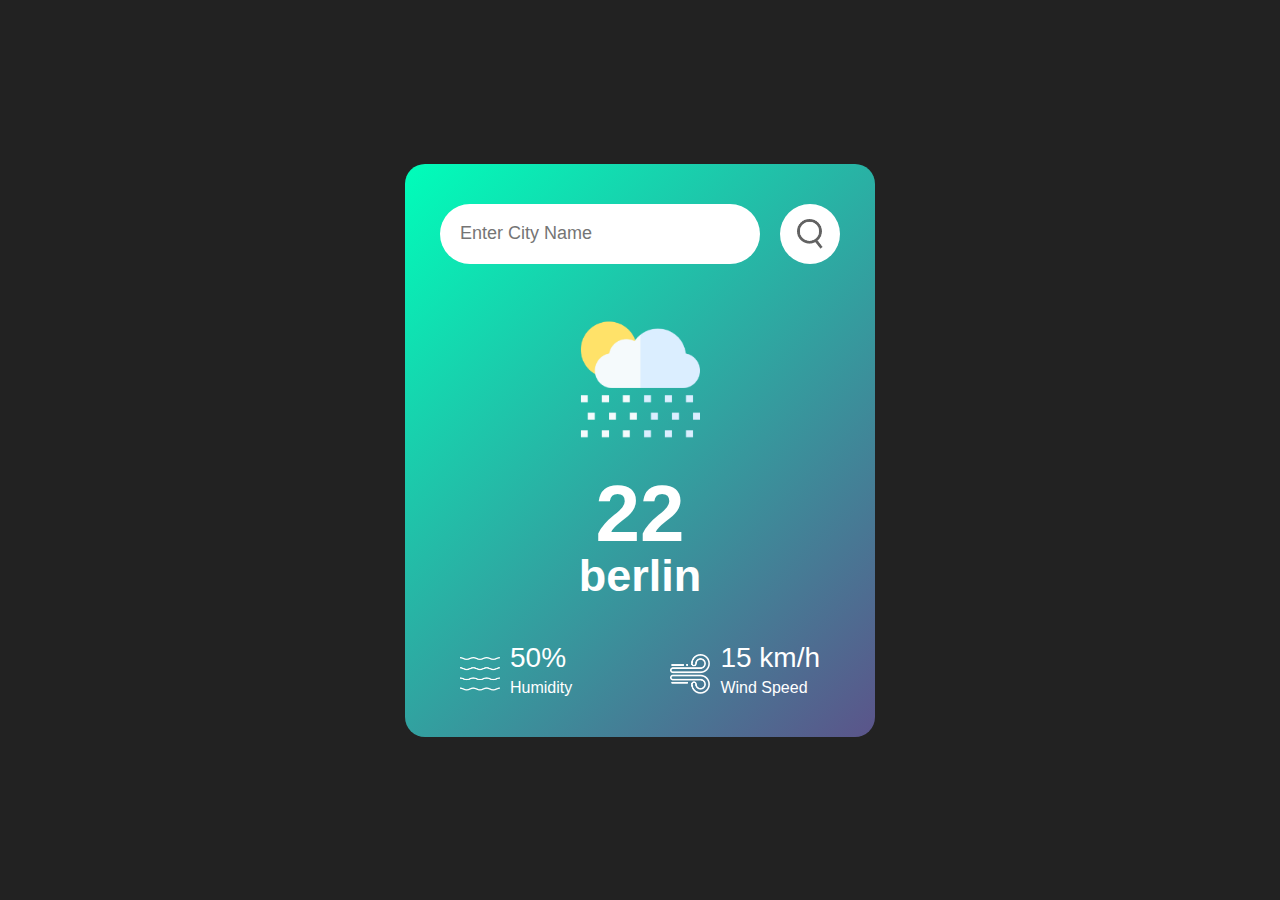
<file: index.html>
<!DOCTYPE html>
<html lang="en">
  <head>
    <meta charset="UTF-8" />
    <meta name="viewport" content="width=device-width, initial-scale=1.0" />
    <title>Weather app using API</title>
    <link rel="stylesheet" href="style.css" />
  </head>
  <body>
    <div class="card">
      <div class="search">
        <input type="text" placeholder="Enter City Name" spellcheck="false" />
        <buttom class="search-btn">
          <img src="images/search.png" alt="" />
        </buttom>
      </div>
      <div class="weather">
        <img src="images/rain.png" alt="" class="weather-icon" />
        <h1 class="temp">22</h1>
        <h2 class="city">berlin</h2>
        <div class="details">
          <div class="col">
            <img src="images/humidity.png" alt="" />
            <div>
              <p class="humidity">50%</p>
              <p>Humidity</p>
            </div>
          </div>
          <div class="col">
            <img src="images/wind.png" alt="" />
            <div>
              <p class="wind">15 km/h</p>
              <p>Wind Speed</p>
            </div>
          </div>
        </div>
      </div>
    </div>
  </body>
  <script src="script.js"></script>
</html>
</file>
<file: style.css>
* {
  margin: 0;
  padding: 0;
  box-sizing: border-box;
  font-family: sans-serif, "Poppins";
}
body {
  min-height: 100vh;
  background-color: #222;
  display: grid;
  place-items: center;
}
.card {
  background: linear-gradient(135deg, #00feba, #5b548a);
  width: 90%;
  max-width: 470px;
  margin: 20px;
  border-radius: 20px;
  padding: 40px 35px;
  text-align: center;
}
.search {
  width: 100%;
  display: flex;
  align-items: center;
  justify-content: space-between;
  gap: 20px;
}
.search input {
  border: 0;
  outline: 0;
  height: 60px;
  border-radius: 30px;
  padding: 20px;
  flex-grow: 1;

  font-size: 18px;
  font-weight: 400px;
}
.search .search-btn {
  border: 0;
  outline: 0;
  height: 60px;
  border-radius: 50%;
  aspect-ratio: 1;
  background-color: white;
  display: grid;
  place-items: center;
  cursor: pointer;
}
.search .search-btn img {
  height: 30px;
}
.weather-icon {
  width: 170px;
  margin-top: 30px;
}
.weather h1 {
  font-size: 80px;
  font-weight: 500px;
  color: white;
  position: relative;
}
.weather h1 sup {
  font-size: 40px;
  position: absolute;
  top: 5px;
}
.weather h2 {
  font-size: 45px;
  font-weight: 400px;
  color: white;
  margin-top: -10px;
}
.details {
  display: flex;
  align-items: center;
  justify-content: space-between;
  padding: 0 20px;
  margin-top: 50px;
  color: white;
}
.col {
  display: flex;
  align-items: center;
  text-align: left;
}
.col img {
  width: 40px;
  margin-right: 10px;
}
.humidity {
  font-size: 28px;
  margin: -10px 0 5px 0;
}
.wind {
  font-size: 28px;
  margin: -10px 0 5px 0;
}
</file>
